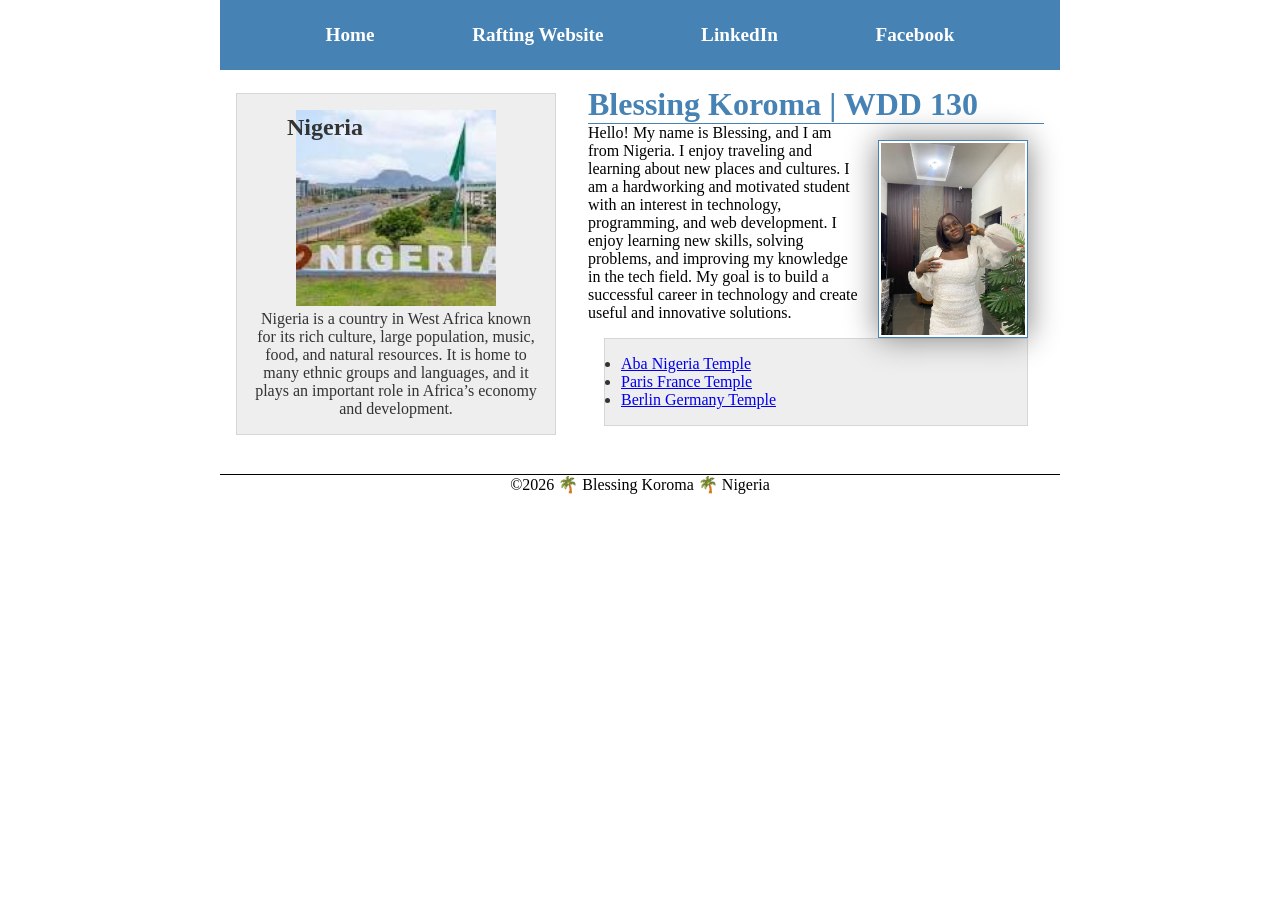
<file: index.html>
<!DOCTYPE html>
<html lang="en">

<head>
    <meta charset="UTF-8">
    <meta name="viewport" content="width=device-width, initial-scale=1.0">

    <title>Blessing Koroma | WDD 130</title>

    <meta name="description"
      content="Blessing Koroma BYU-Idaho WDD130 home page showcasing HTML and CSS skills">
    <meta name="author" content="Blessing Koroma">

    <link rel="stylesheet" href="styles/styles.css">
</head>

<body>

    <header>
        <nav>
            <a href="#">Home</a>
            <a href="wwr/">Rafting Website</a>
            <a href="https://www.linkedin.com/in/blessing-koroma-b50331354"
              target="_blank">LinkedIn</a>
            <a href="https://www.facebook.com/profile.php?id=61588372466674"
              target="_blank">Facebook</a>
        </nav>
    </header>

    <div class="grid">

        <aside class="box">
            <h2>Nigeria</h2>

            <img src="images/nigeria.jpg" alt="Landscape of Nigeria" width="200">

            <p>
                Nigeria is a country in West Africa known for its rich culture, large population,
                music, food, and natural resources. It is home to many ethnic groups and languages,
                and it plays an important role in Africa’s economy and development.
            </p>
        </aside>

        <main>
            <h1>Blessing Koroma | WDD 130</h1>

            <img src="images/profile.jpeg" alt="Portrait of Blessing Koroma" width="200">

            <p>
                Hello! My name is Blessing, and I am from Nigeria. I enjoy traveling and learning
                about new places and cultures. I am a hardworking and motivated student with an
                interest in technology, programming, and web development. I enjoy learning new
                skills, solving problems, and improving my knowledge in the tech field. My goal is
                to build a successful career in technology and create useful and innovative
                solutions.
            </p>

            <ul class="box">
                <li>
                    <a href="https://www.churchofjesuschrist.org/temples/details/aba-nigeria-temple"
                      target="_blank">
                        Aba Nigeria Temple
                    </a>
                </li>

                <li>
                    <a href="https://www.churchofjesuschrist.org/temples/details/paris-france-temple"
                      target="_blank">
                        Paris France Temple
                    </a>
                </li>

                <li>
                    <a href="https://www.churchofjesuschrist.org/temples/details/berlin-germany-temple"
                      target="_blank">
                        Berlin Germany Temple
                    </a>
                </li>
            </ul>

        </main>

    </div>

    <footer>
        <p>&copy;2026 🌴 Blessing Koroma 🌴 Nigeria</p>
    </footer>

</body>

</html>
</file>
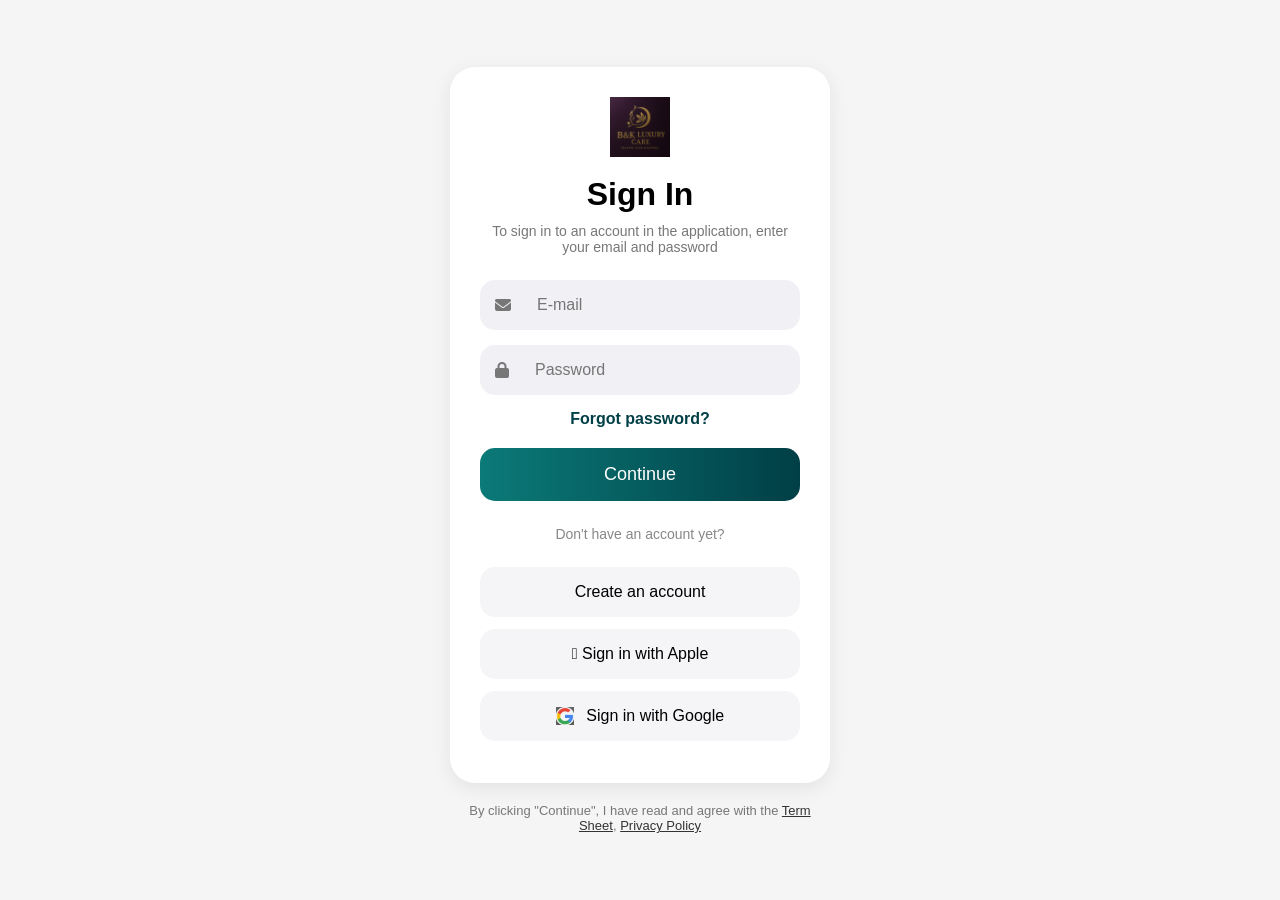
<file: project-auction/index.html>
<!DOCTYPE html>
<html lang="en">

<head>
    <meta charset="UTF-8">
    <meta name="viewport" content="width=device-width, initial-scale=1.0">
    <title>Login Screen</title>
    <link rel="stylesheet" href="styles.css">
    <link rel="stylesheet"
      href="https://cdnjs.cloudflare.com/ajax/libs/font-awesome/6.5.1/css/all.min.css">
</head>

<body>

    <div class="container">

        <div class="login-card">

            <div class="logo">
                <img src="images/logo.png" alt="Logo">
            </div>

            <h1>Sign In</h1>

            <p class="subtitle">
                To sign in to an account in the application,
                enter your email and password
            </p>

            <form>
                <div class="input-box">
                    <i class="fa-solid fa-envelope"></i>
                    <input type="email" placeholder="E-mail">
                </div>

                <div class="input-box">
                    <i class="fa-solid fa-lock"></i>
                    <input type="password" placeholder="Password">
                </div>
                <a href="#" class="forgot">Forgot password?</a>

                <button class="btn-primary">Continue</button>

                <div class="divider">
                    <span>Don't have an account yet?</span>
                </div>

                <button type="button" class="btn-secondary">
                    Create an account
                </button>

                <button type="button" class="social-btn">
                     Sign in with Apple
                </button>

                <button type="button" class="social-btn">
                    <img src="images/google .PNG" alt="Google">
                    Sign in with Google
                </button>

            </form>

        </div>

        <div class="terms">
            By clicking "Continue", I have read and agree
            with the <a href="#">Term Sheet</a>,
            <a href="#">Privacy Policy</a>
        </div>

    </div>

</body>

</html>
</file>
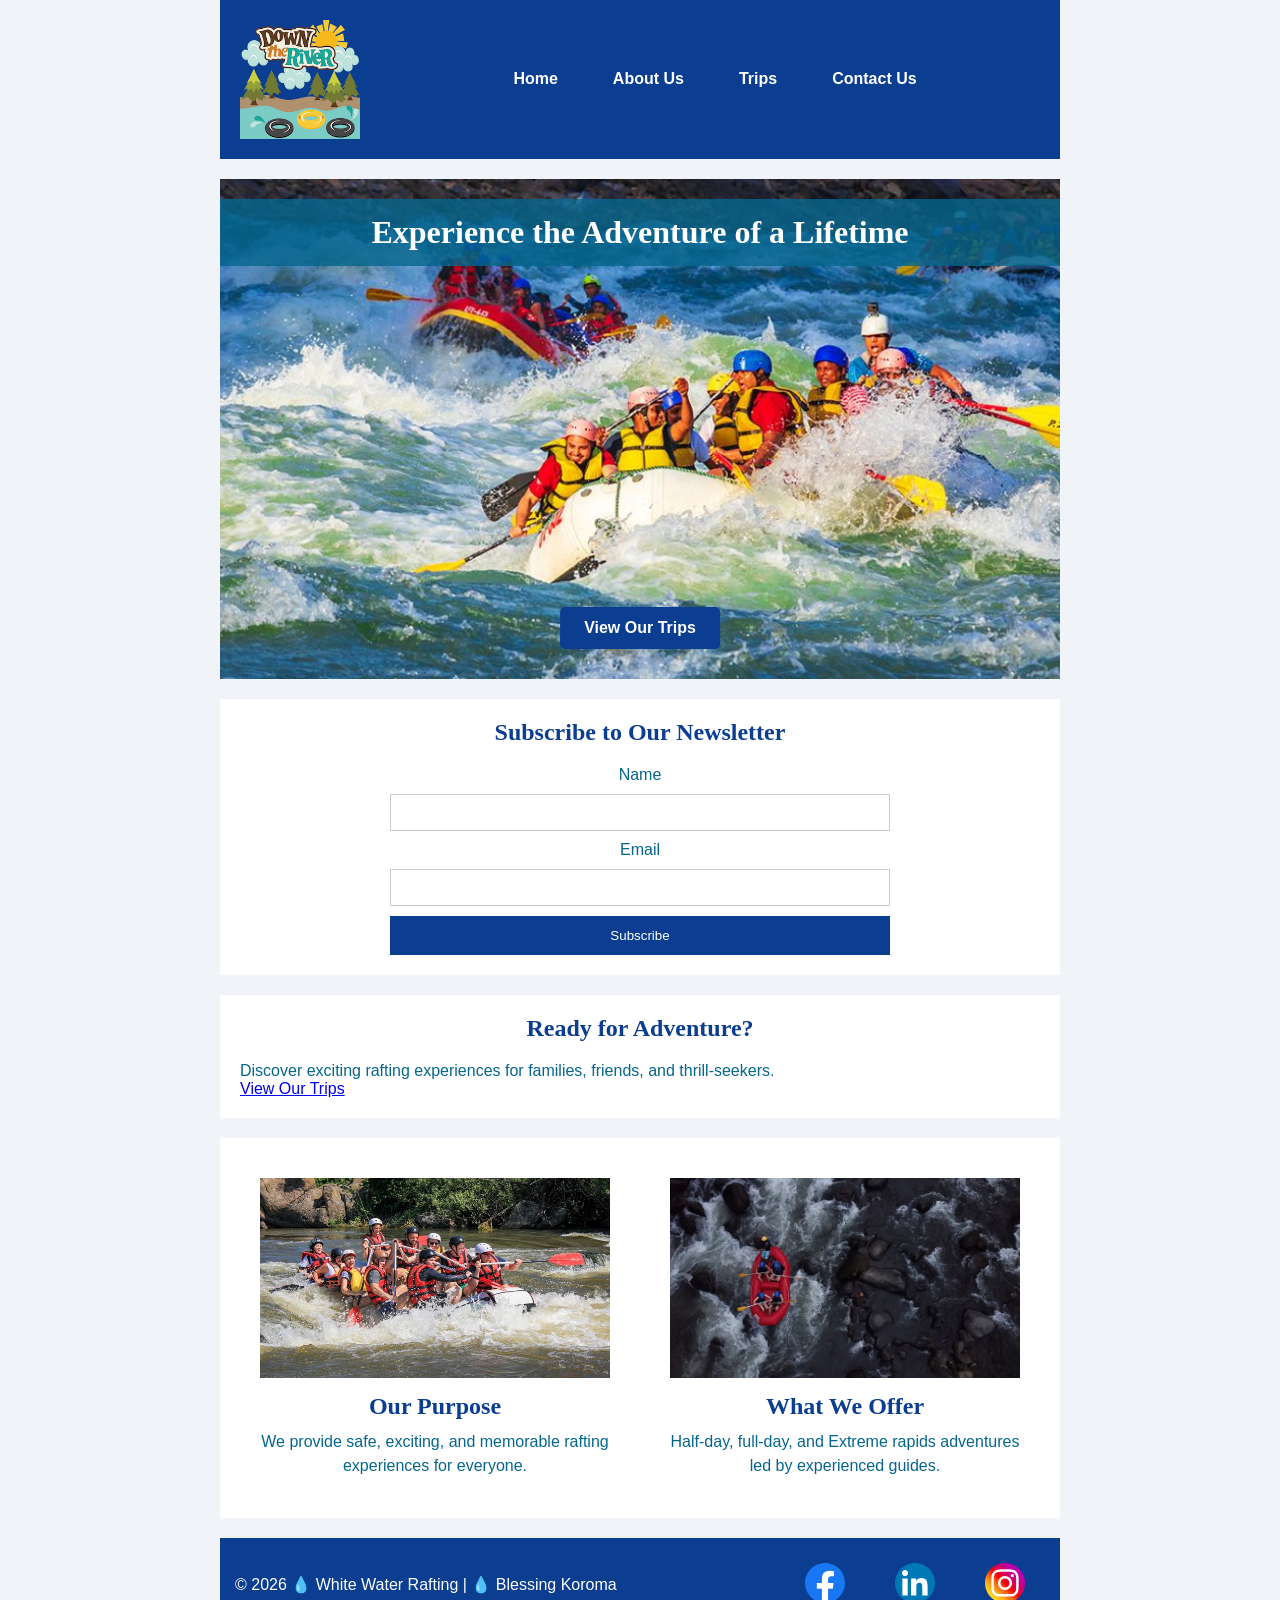
<file: wwr/index.html>
<!DOCTYPE html>
<html lang="en">

<head>
    <meta charset="UTF-8">
    <meta name="viewport" content="width=device-width, initial-scale=1.0">

    <title>White Water Rafting | Home</title>

    <!-- Meta Description -->
    <meta name="description"
      content="Welcome to White Water Rafting, your destination for exciting river adventures, guided rafting trips,
       and unforgettable outdoor experiences for families, friends, and thrill-seekers.">
    <!-- Meta Author -->
    <meta name="author" content="Blessing Koroma">

    <!-- CSS Link -->
    <link rel="stylesheet" href="styles/rafting.css">
</head>

<body>

    <!-- HEADER -->
    <header>

        <!-- LOGO -->
        <img class="logo" src="images/rafting-logo.png" alt="White Water Rafting Logo">

        <!-- NAVIGATION -->
        <nav>
            <ul>
                <li><a href="index.html">Home</a></li>
                <li><a href="about.html">About Us</a></li>
                <li><a href="trips.html">Trips</a></li>
                <li><a href="contact.html">Contact Us</a></li>
            </ul>
        </nav>

    </header>


    <main>

        <div class="home-hero">
            <img src="images/home-hero.jpg" alt="White Water Rafting">

            <h1>Experience the Adventure of a Lifetime</h1>

            <div class="cta">
                <a href="trips.html">View Our Trips</a>
            </div>
        </div>
        <section class="newsletter">

            <h2>Subscribe to Our Newsletter</h2>

            <form>
                <label for="fullname">Name</label>
                <input type="text" id="fullname" name="fullname" required>

                <label for="email">Email</label>
                <input type="email" id="email" name="email" required>

                <button type="submit">Subscribe</button>
            </form>
        </section>

        <section class="cta">
            <h2>Ready for Adventure?</h2>

            <p>
                Discover exciting rafting experiences for families,
                friends, and thrill-seekers.
            </p>

            <a href="trips.html" class="cta-button">View Our Trips</a>
        </section>

        <section class="home-grid">

            <div class="home-card">
                <img src="images/purpose.jpg" alt="Our Purpose">

                <h2>Our Purpose</h2>

                <p>
                    We provide safe, exciting, and memorable rafting
                    experiences for everyone.
                </p>
            </div>

            <div class="home-card">
                <img src="images/offering.jpg" alt="What We Offer">

                <h2>What We Offer</h2>

                <p>
                    Half-day, full-day, and Extreme rapids adventures
                    led by experienced guides.
                </p>
            </div>


        </section>

    </main>

    <!-- FOOTER -->
    <footer>
        <p>&copy; 2026 💧 White Water Rafting | 💧 Blessing Koroma</p>

        <!-- SOCIAL MEDIA -->
        <nav class="socialmedia">

            <a href="https://facebook.com">
                <img src="images/facebook.svg" alt="Facebook Icon">
            </a>

            <a href="https://linkedin.com">
                <img src="images/linkedin.svg" alt="LinkedIn Icon">
            </a>

            <a href="https://instagram.com">
                <img src="images/instagram.svg" alt="Instagram Icon">
            </a>

        </nav>

    </footer>

</body>

</html>
</file>
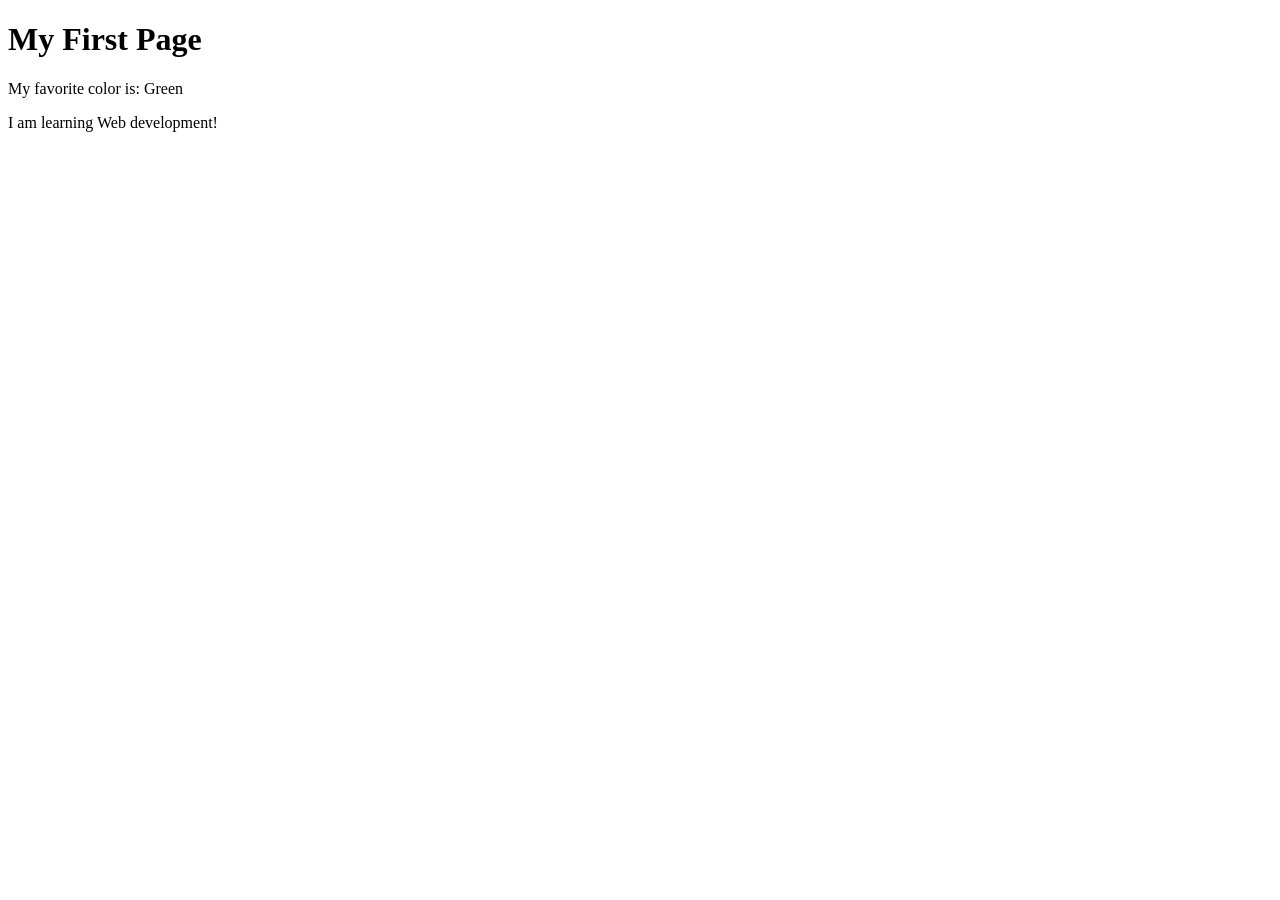
<file: week01/first-page.html>
<!DOCTYPE html>
<html lang="en">

<head>
    <meta charset="UTF-8">
    <meta name="viewport" content="width=device-width, initial-scale=1.0">
    <title>My First Page</title>
</head>

<body>
    <h1>My First Page</h1>
    <p>My favorite color is: Green</p>
    <p>I am learning Web development!</p>
</body>

</html>
</file>
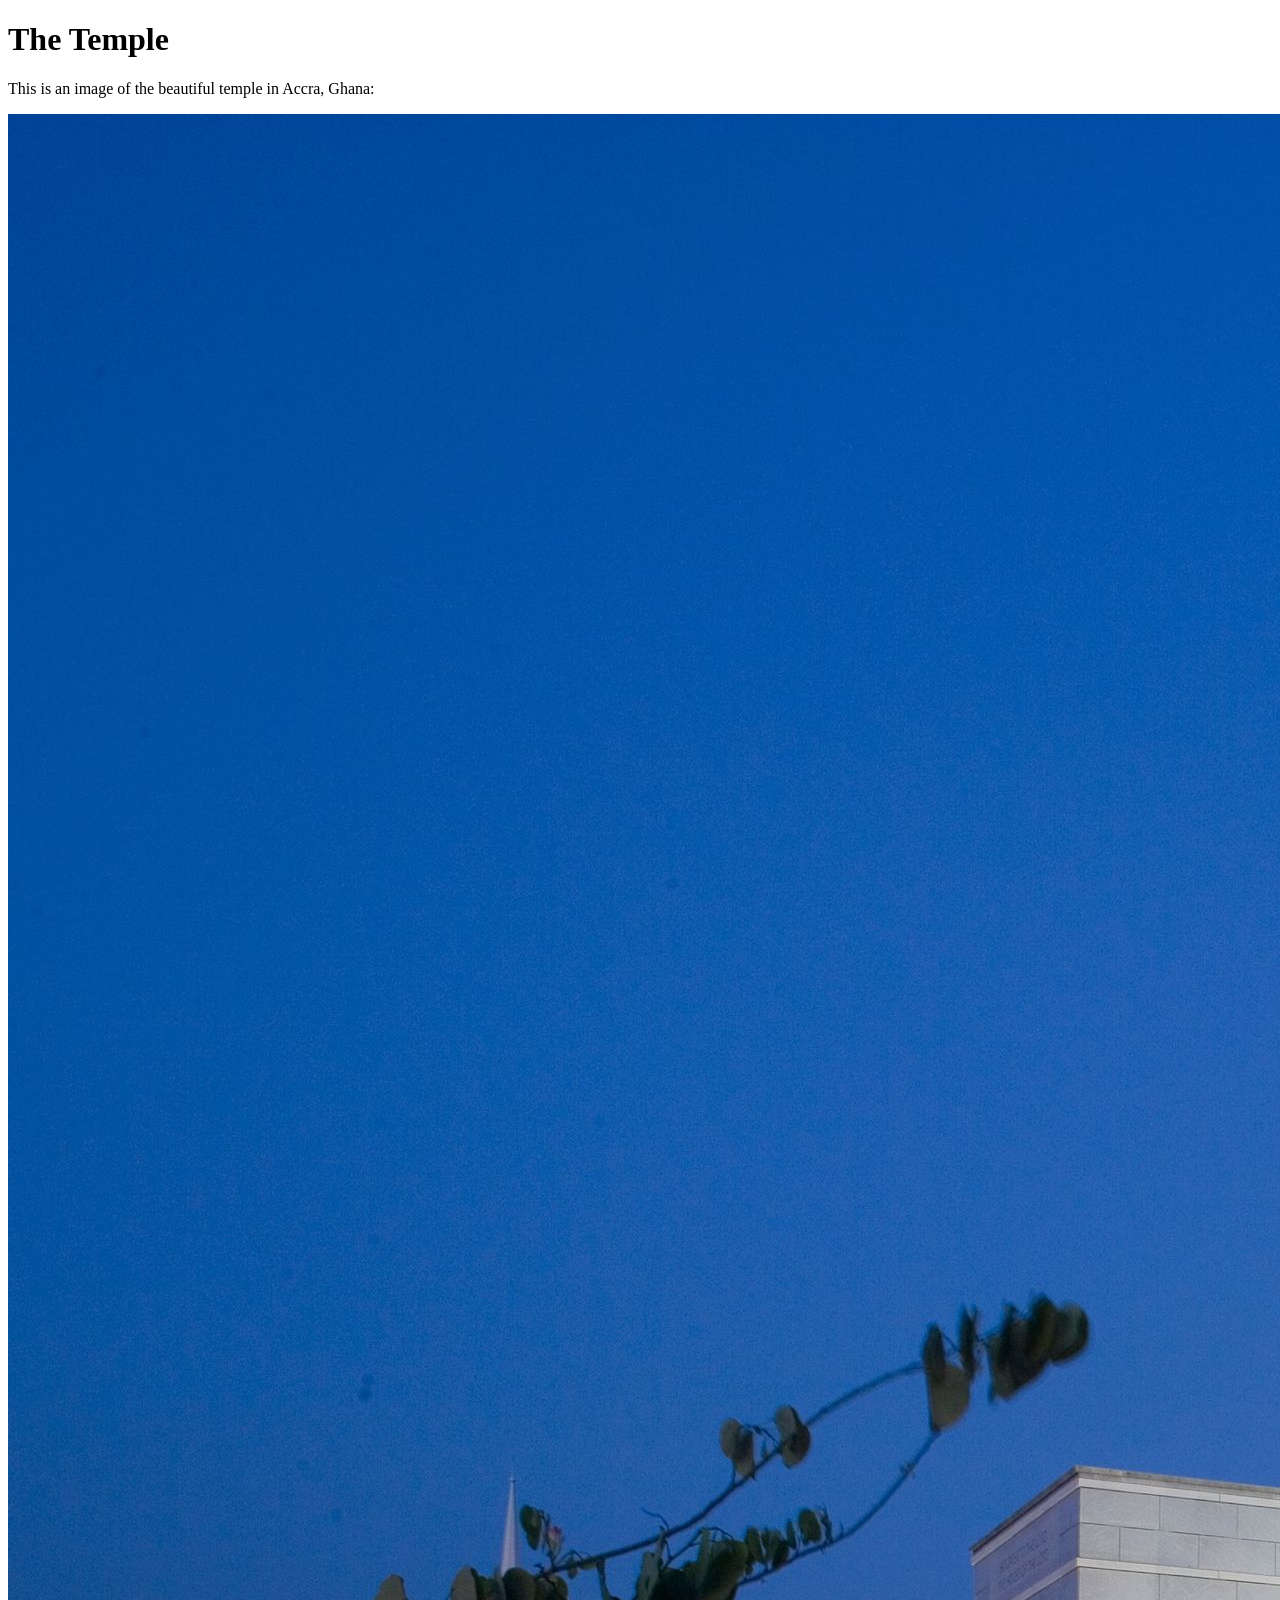
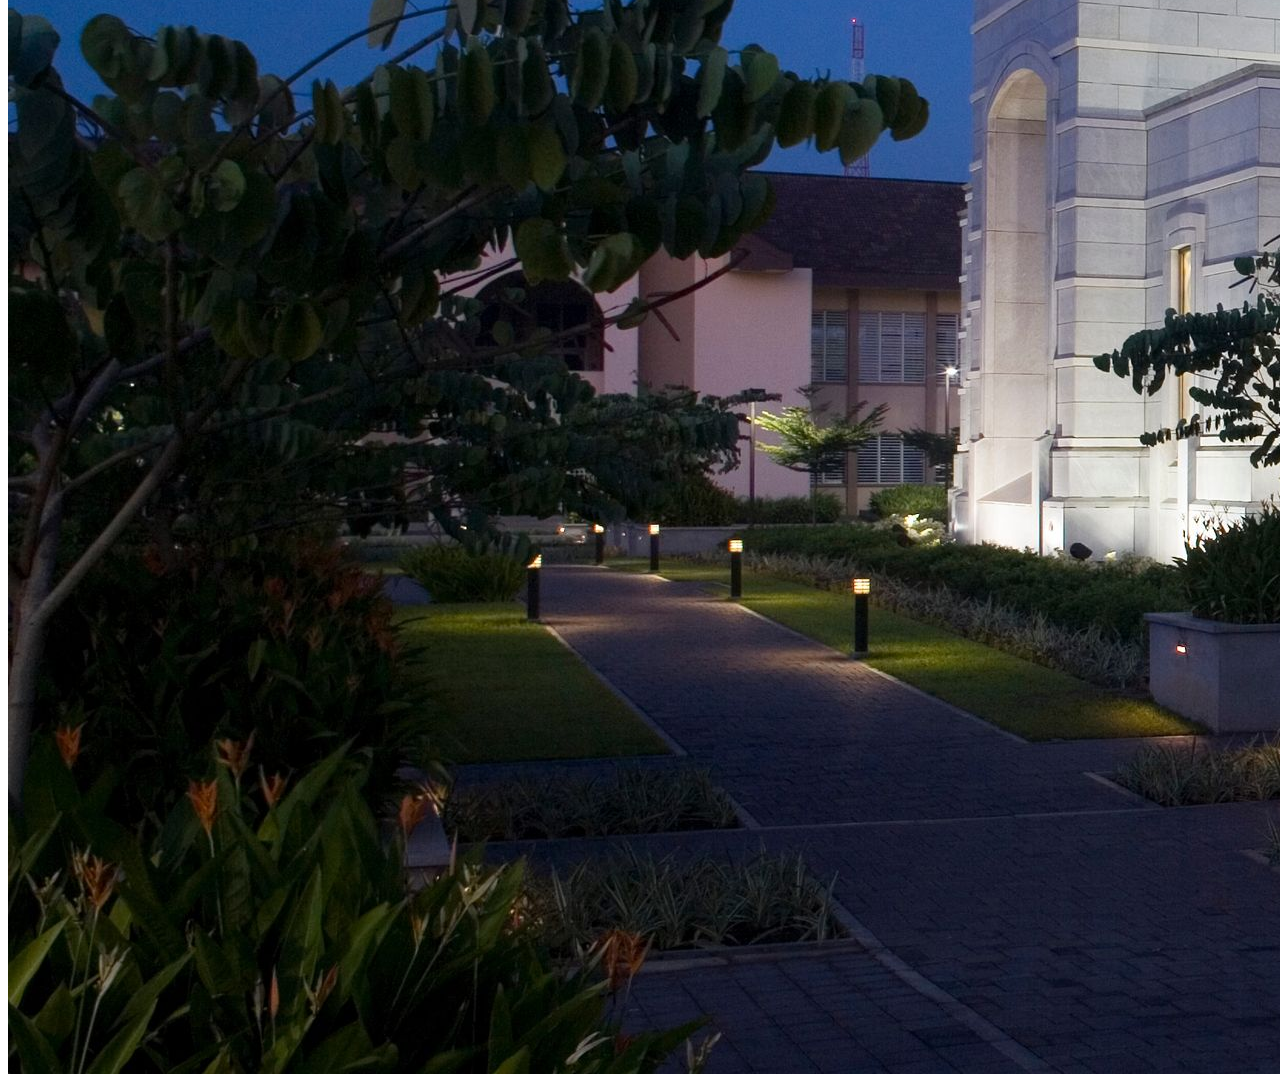
<file: week01/images.html>
<!DOCTYPE html>
<html lang="en">
<head>
    <meta charset="UTF-8">
    <meta name="viewport" content="width=device-width, initial-scale=1.0">
    <title>Temple Image</title>
</head>
<body>
    <h1>The Temple</h1>
    <p>This is an image of the beautiful temple in Accra, Ghana:</p>
    <img src="images/temple-large.jpeg" alt="The Accra Ghana Temple">
    
</body>
</html>
</file>
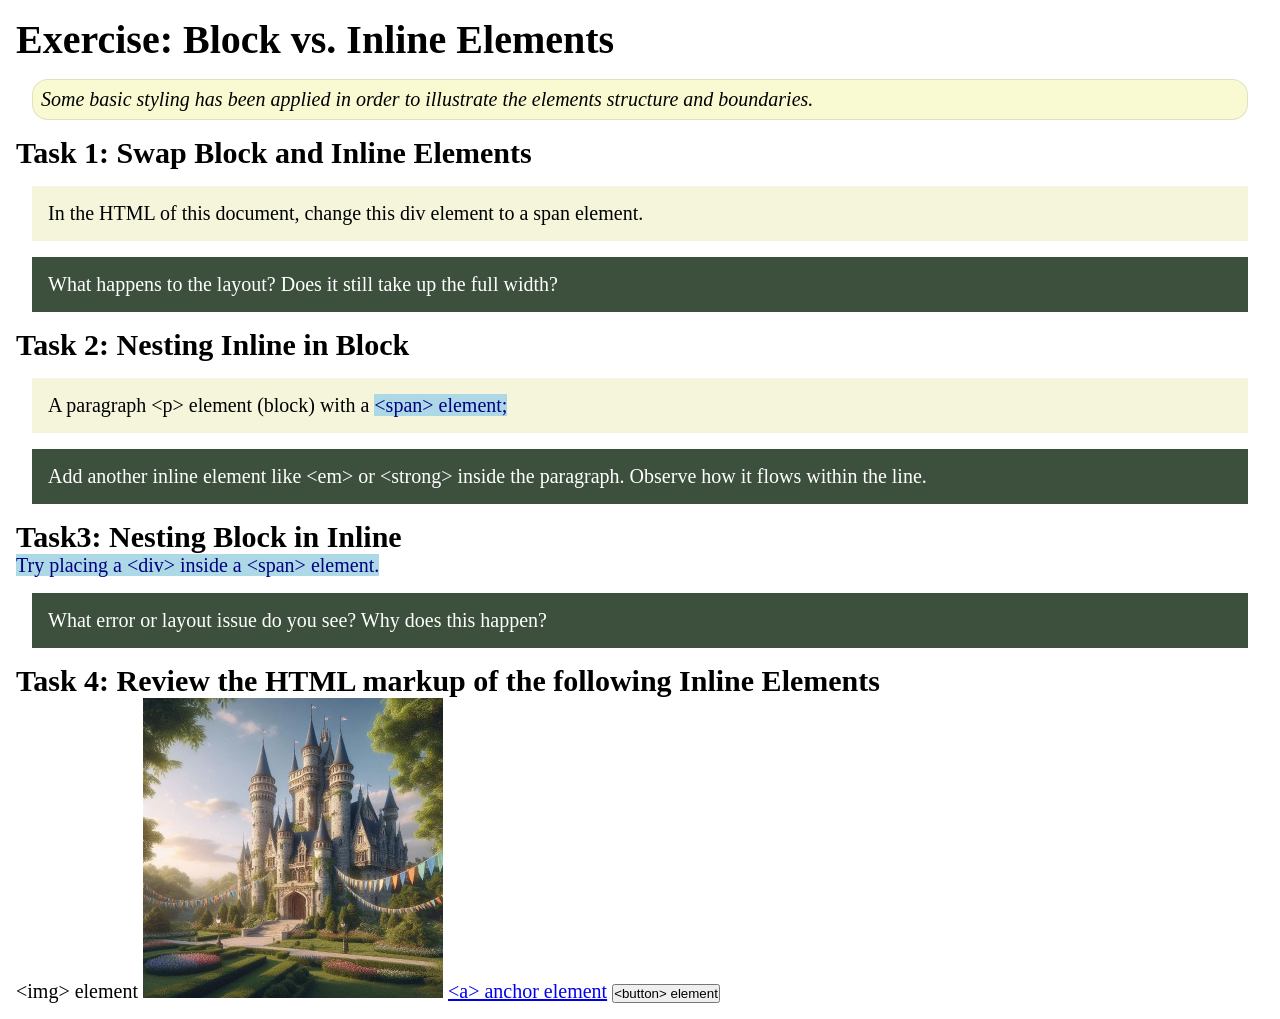
<file: week02/block-vs-inline.html>
<!DOCTYPE html>
<html lang="en">

<head>
    <meta charset="UTF-8">
    <meta name="viewport" content="width=device-width, initial-scale=1.0">
    <title>Exercise: Block vs. Inline Elements</title>
    <link rel="stylesheet" href="styles/block-vs-inline.css">
</head>

<body>
    <main>
        <h1>Exercise: Block vs. Inline Elements</h1>
        <p class="note">Some basic styling has been applied in order to illustrate the elements structure and
            boundaries.</p>

        <h2>Task 1: Swap Block and Inline Elements</h2>
        <div>In the HTML of this document, change this div element to a span element.</div>

        <p class="question">What happens to the layout? Does it still take up the full width?</p>

        <h2>Task 2: Nesting Inline in Block</h2>
        <p>A paragraph &lt;p&gt; element (block) with a <span>&lt;span&gt; element;</span></p>
        <p class="question">Add another inline element like &lt;em&gt; or &lt;strong&gt; inside the paragraph. Observe
            how it flows within the line.</p>

        <h2>Task3: Nesting Block in Inline</h2>
        <span>Try placing a &lt;div&gt; inside a &lt;span&gt; element.</span>
            <p class="question">What error or layout issue do you see? Why does this happen?</p>


            <h2>Task 4: Review the HTML markup of the following Inline Elements</h2>
        &lt;img&gt; element
        <img src="images/castle.webp" alt="placeholder image (images are inline)" width="300" height="300">
        <a href="https://churchofjesuschrist.org">&lt;a&gt; anchor element</a>
        <button type="button">&lt;button&gt; element</button>
    </main>
</body>

</html>
</file>
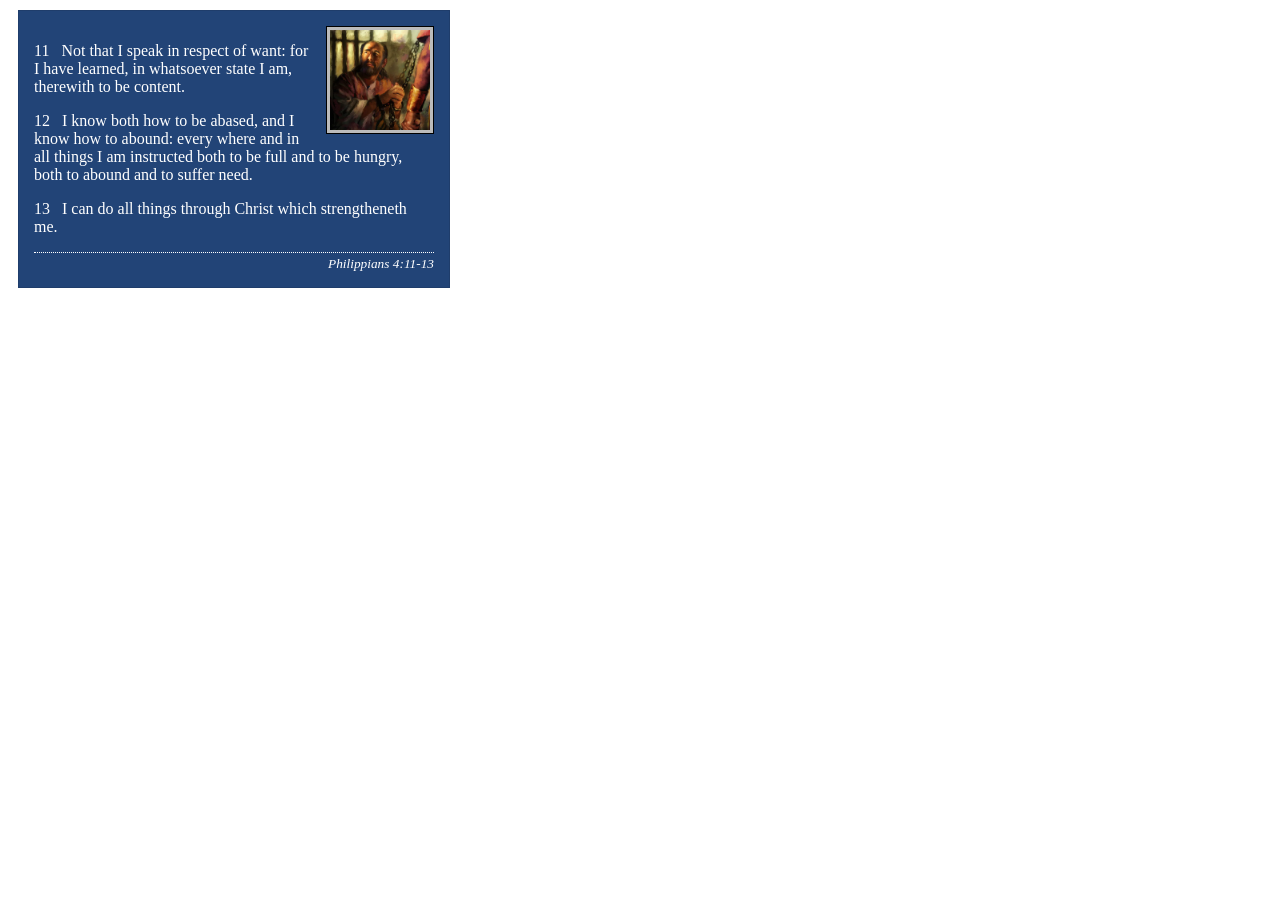
<file: week02/box-model-solution.html>
<!DOCTYPE html>
<html lang="en">
<head>
    <meta charset="UTF-8">
    <meta name="viewport" content="width=device-width, initial-scale=1.0">
    <title>Box Model Activity</title>
    <link rel="stylesheet" href="styles/box-model-solution.css">
</head>
<body>
    <main>
        <div class="callout">
            <img src="images/apostle-paul-imprisoned.webp" alt="Paul the Apostle - Imprisoned in Rome" width="200" height="200">
            <blockquote>
                <p>11 &nbsp; Not that I speak in respect of want: for I have learned, in whatsoever state I am, therewith to be content.</p>
                <p>12 &nbsp; I know both how to be abased, and I know how to abound: every where and in all things I am instructed both to be full and to be hungry, both to abound and to suffer need.</p>
                <p>13 &nbsp; I can do all things through Christ which strengtheneth me.</p>
            </blockquote>
            <cite>Philippians 4:11-13</cite>
        </div>
    </main>
</body>
</html>
</file>
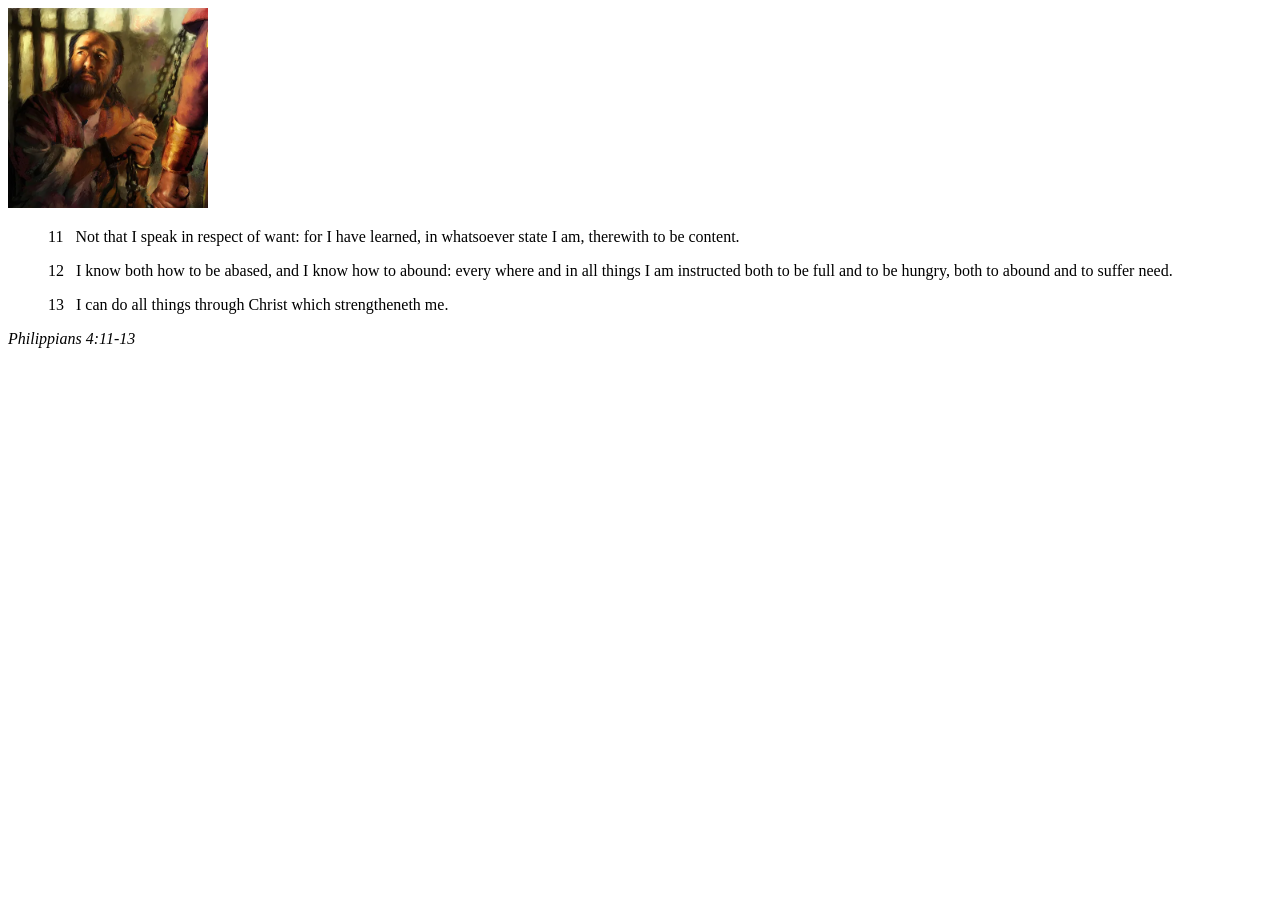
<file: week02/box-model.html>
<!DOCTYPE html>
<html lang="en">
<head>
    <meta charset="UTF-8">
    <meta name="viewport" content="width=device-width, initial-scale=1.0">
    <title>Box Model Activity</title>
</head>
<body>
    <main>
        <div class="callout">
            <img src="images/apostle-paul-imprisoned.webp" alt="Paul the Apostle - Imprisoned in Rome" width="200" height="200">
            <blockquote>
                <p>11 &nbsp; Not that I speak in respect of want: for I have learned, in whatsoever state I am, therewith to be content.</p>
                <p>12 &nbsp; I know both how to be abased, and I know how to abound: every where and in all things I am instructed both to be full and to be hungry, both to abound and to suffer need.</p>
                <p>13 &nbsp; I can do all things through Christ which strengtheneth me.</p>
            </blockquote>
            <cite>Philippians 4:11-13</cite>
        </div>
    </main>
</body>
</html>
</file>
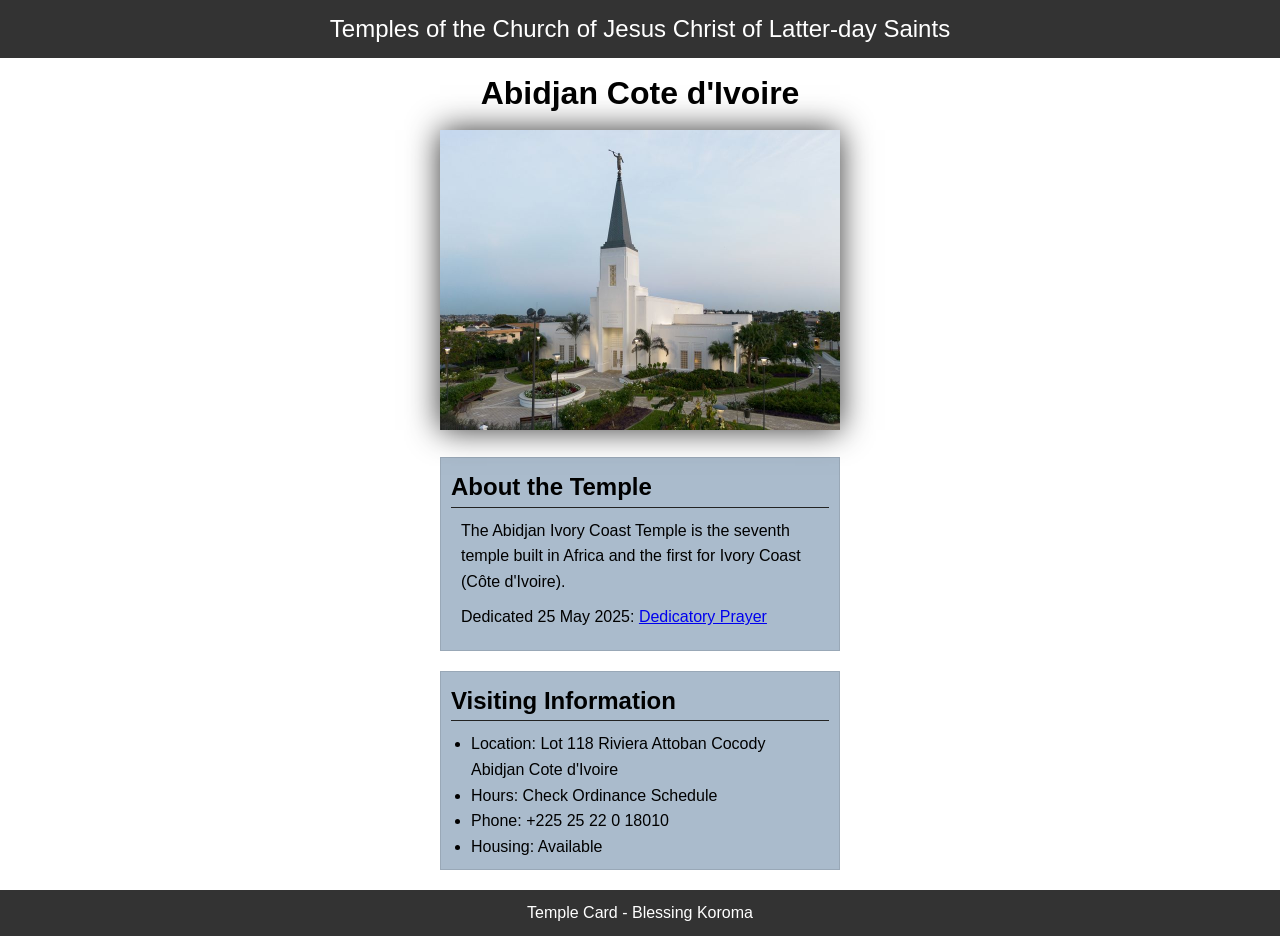
<file: week02/temple.html>
<!DOCTYPE html>
<html lang="en">

<head>
    <meta charset="UTF-8">
    <meta name="viewport" content="width=device-width, initial-scale=1.0">
    <title>Temple Card - Abidjan Cote d'Ivoire</title>
    <link rel="stylesheet" href="styles/temple.css">
</head>

<body>
    <header>
        <p>Temples of the Church of Jesus Christ of Latter-day Saints</p>
    </header>
    <main>
        <h1>Abidjan Cote d'Ivoire</h1>
        <picture>
            <img src="images/abidjan-ivory-coast.jpeg" alt="Abidjan Cote d'Ivoire Temple">
        </picture>
        <section>
            <h2>About the Temple</h2>
            <p>The Abidjan Ivory Coast Temple is the seventh temple built in Africa and the first
                for Ivory Coast (Côte
                d'Ivoire).</p>
            <p>Dedicated 25 May 2025: <a
                  href="https://www.churchofjesuschrist.org/temples/dedicatory-prayer/abidjan-ivory-coast-temple/2025-05-25?lang=eng"
                  target="_blank" rel="noopener noreferrer">Dedicatory Prayer</a></p>
        </section>
        <section>
            <h2>Visiting Information</h2>
            <ul>
                <li>Location: Lot 118 Riviera Attoban Cocody Abidjan Cote d'Ivoire</li>
                <li>Hours: Check Ordinance Schedule</li>
                <li>Phone: +225 25 22 0 18010</li>
                <li>Housing: Available</li>
            </ul>
        </section>
    </main>
    <footer>
        <p>Temple Card - Blessing Koroma</p>
    </footer>
</body>

</html>
</file>
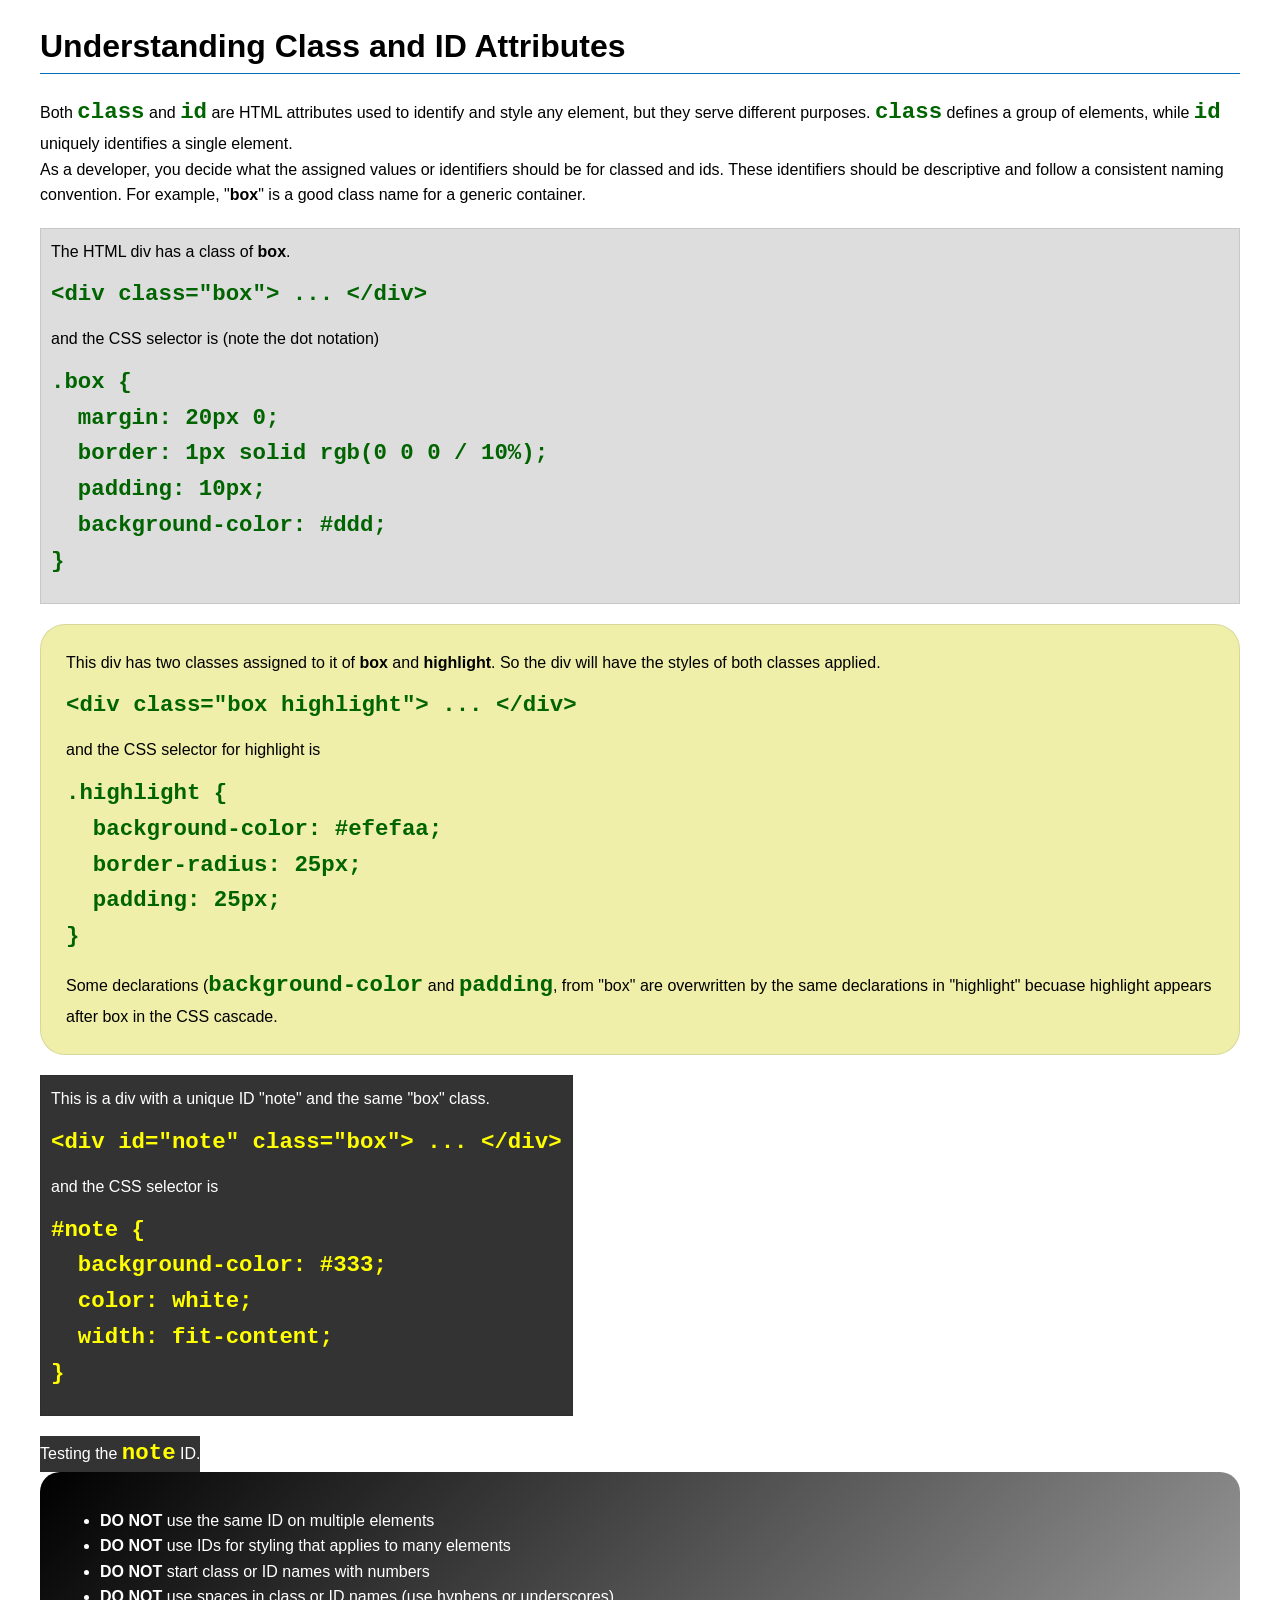
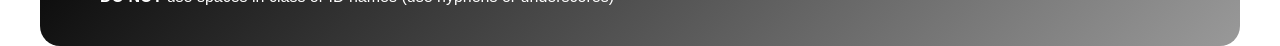
<file: week03/class-and-id.html>
<!DOCTYPE html>
<html lang="en">

<head>
    <meta charset="UTF-8">
    <meta name="viewport" content="width=device-width, initial-scale=1.0">
    <title>Class vs ID Attributes</title>
    <link rel="stylesheet" href="styles/class-and-id.css">
</head>

<body>
    <h1>Understanding Class and ID Attributes</h1>
    <p>Both <code>class</code> and <code>id</code> are HTML attributes used to identify and style any element, but they
        serve different purposes. <code>class</code> defines a group of elements, while <code>id</code> uniquely
        identifies a single element.</p>
    <p>As a developer, you decide what the assigned values or identifiers should be for classed and ids. These
        identifiers should be
        descriptive and follow a consistent naming convention. For example, "<strong>box</strong>" is a good class name
        for a generic container.</p>
    <div class="box">
        <p>The HTML div has a class of <strong>box</strong>.</p>
        <pre><code class="html">&lt;div class="box"&gt; ... &lt;/div&gt;</code></pre>
        and the CSS selector is (note the dot notation)
        <pre><code class="css">.box {
  margin: 20px 0;
  border: 1px solid rgb(0 0 0 / 10%);
  padding: 10px;
  background-color: #ddd; 
}</code></pre>
    </div>

    <div class="box highlight">
        <p>This div has two classes assigned to it of <strong>box</strong> and <strong>highlight</strong>. So the div
            will have the styles of both classes applied.</p>
        <pre><code class="html">&lt;div class="box highlight"&gt; ... &lt;/div&gt;</code></pre>
        and the CSS selector for highlight is
        <pre><code class="css">.highlight {
  background-color: #efefaa;
  border-radius: 25px;
  padding: 25px;
}</code></pre>
<p>Some declarations (<code>background-color</code> and <code>padding</code>, from "box" are overwritten by the same declarations in "highlight" becuase highlight appears after box in the CSS cascade.</p>
    </div>

    <div id="note" class="box">
        <p>This is a div with a unique ID "note" and the same "box" class.</p>
        <pre><code class="html">&lt;div id="note" class="box"&gt; ... &lt;/div&gt;</code></pre>
        and the CSS selector is
        <pre><code class="css">#note {
  background-color: #333;
  color: white;
  width: fit-content;
}</code></pre>
    </div>

    <div id="note">
        <p>Testing the <code>note</code> ID.</p>
    </div>

    <section id="best-practice">
        <ul>
            <li><strong>DO NOT</strong> use the same ID on multiple elements</li>
            <li><strong>DO NOT</strong> use IDs for styling that applies to many elements</li>
            <li><strong>DO NOT</strong> start class or ID names with numbers</li>
            <li><strong>DO NOT</strong> use spaces in class or ID names (use hyphens or underscores)</li>
        </ul>
    </section>




</body>

</html>
</file>
<file: styles/styles.css>
* {
    margin: 0;
    padding: 0;
    box-sizing: border-box;
}

/* Navigation */

nav {
    background-color: steelblue;
    padding: 1rem;
    display: flex;
    justify-content: space-evenly;
    align-items: center;
}

nav a {
    display: block;
    padding: 0.5rem;
    text-decoration: none;
    font-size: 1.2rem;
    font-weight: 700;
    color: white;
}

/* Layout */

header,
.grid,
footer {
    max-width: 840px;
    margin: 0 auto;
}

.grid {
    display: grid;
    grid-template-columns: 1fr 3fr;
    align-items: center;
}

/* Main Content */

main {
    grid-column: 2/3;
    margin: 1rem;
}

h1 {
    color: steelblue;
    border-bottom: 1px solid steelblue;
}

main img {
    width: 150px;
    height: auto;
    border: 1px solid steelblue;
    padding: 2px;
    box-shadow: 0 0 30px gray;
    float: right;
    margin: 1rem;
}

p {
    padding: 0;
}

/* Aside */

aside {
    width: 20rem;
    position: relative;
    grid-column: 1/2;
    grid-row: 1/2;
    text-align: center;
}

aside img {
    width: 200px;
    height: auto;
}

aside h2 {
    position: absolute;
    top: 20px;
    left: 50px;
}

/* Footer */

footer {
    margin-top: 1rem;
    border-top: 1px solid #000;
    text-align: center;
}

/* Class Selectors */

.box {
    margin: 1rem;
    border: 1px solid rgb(0 0 0 / 10%);
    padding: 1rem;
    background-color: #eee;
    color: #333;
}
</file>
<file: project-auction/styles.css>
* {
    margin: 0;
    padding: 0;
    box-sizing: border-box;
    font-family: Arial, sans-serif;
}

body {
    background: #f5f5f5;
    display: flex;
    justify-content: center;
    align-items: center;
    min-height: 100vh;
}

.container {
    width: 100%;
    max-width: 420px;
    padding: 20px;
}

.login-card {
    background: #fff;
    border-radius: 25px;
    padding: 30px;
    text-align: center;
    box-shadow: 0 5px 20px rgba(0, 0, 0, .08);
}

.logo img {
    width: 60px;
    margin-bottom: 15px;
}

h1 {
    margin-bottom: 10px;
}

.subtitle {
    color: #777;
    font-size: 14px;
    margin-bottom: 25px;
}

input {
    width: 100%;
    padding: 16px;
    border: none;
    border-radius: 15px;
    background: #f1f1f5;
    margin-bottom: 15px;
    font-size: 16px;
}

.forgot {
    display: block;
    text-align: center;
    margin-bottom: 20px;
    color: #003f46;
    text-decoration: none;
    font-weight: 600;
}

.btn-primary {
    width: 100%;
    padding: 16px;
    border: none;
    border-radius: 15px;
    background: linear-gradient(to right, #0b7a78, #003f46);
    color: white;
    font-size: 18px;
    cursor: pointer;
}

.divider {
    margin: 25px 0;
    color: #888;
    font-size: 14px;
}

.btn-secondary,
.social-btn {
    width: 100%;
    padding: 16px;
    margin-bottom: 12px;
    border: none;
    border-radius: 15px;
    background: #f5f5f7;
    cursor: pointer;
    font-size: 16px;
}

.social-btn img {
    width: 18px;
    vertical-align: middle;
    margin-right: 8px;
}

.terms {
    text-align: center;
    margin-top: 20px;
    font-size: 13px;
    color: #777;
}

.terms a {
    color: #333;
}

.input-box {
    display: flex;
    align-items: center;
    background: #f1f1f5;
    border-radius: 15px;
    padding: 0 15px;
    margin-bottom: 15px;
}

.input-box i {
    color: #777;
    font-size: 16px;
    margin-right: 10px;
}

.input-box input {
    background: transparent;
    border: none;
    margin-bottom: 0;
    outline: none;
    width: 100%;
}
</file>
<file: wwr/styles/rafting.css>
/* =========================
   ROOT VARIABLES
========================= */
:root {
    --primary-color: #0b3d91;
    --secondary-color: #00a896;
    --accent1-color: #05668d;
    --accent2-color: #f0f4f8;
    --heading-font: "Georgia", "Times New Roman", serif;
    --body-font: Arial, Helvetica, sans-serif;
}

/* =========================
   RESET
========================= */
* {
    margin: 0;
    padding: 0;
    box-sizing: border-box;
}

/* =========================
   BODY
========================= */
body {
    font-family: var(--body-font);
    color: var(--accent1-color);
    background-color: var(--accent2-color);
}

/* =========================
   PAGE WIDTH
========================= */
header,
main,
footer {
    width: 840px;
    margin: 0 auto;
}

/* =========================
   HEADER (GRID)
========================= */
header {
    background-color: var(--primary-color);
    padding: 20px;
    display: grid;
    grid-template-columns: 150px 1fr;
    align-items: center;
}

/* LOGO */
.logo {
    width: 120px;
    height: auto;
}

/* =========================
   NAV (FLEX)
========================= */
nav ul {
    list-style: none;
    display: flex;
    justify-content: center;
    gap: 15px;
    margin: 0;
    padding: 0;
}

nav a {
    color: white;
    text-decoration: none;
    font-weight: bold;
    padding: 10px 20px;
}

nav a:hover {
    color: var(--secondary-color);
}

/* =========================
   HEADINGS
========================= */
h1,
h2 {
    font-family: var(--heading-font);
    color: var(--primary-color);
}

/* =========================
   HERO SECTION
========================= */
.hero {
    position: relative;
    margin-top: 20px;
}

.hero img {
    width: 100%;
    display: block;
}

.hero h1 {
    position: absolute;
    top: 20px;
    width: 100%;
    text-align: center;
    color: white;
    background-color: rgba(5, 102, 141, 0.8);
    padding: 15px;
}

.hero article {
    position: absolute;
    bottom: 30px;
    left: 30px;
    right: 30px;
    max-width: 90%;
    background-color: rgba(5, 102, 141, 0.9);
    color: white;
    padding: 20px;
}

.hero article img {
    float: right;
    width: 125px;
    margin-left: 15px;
    border: 2px solid white;
}

/* =========================
   SECTIONS
========================= */
section {
    margin-top: 20px;
    padding: 20px;
    background-color: white;
}

section h2 {
    text-align: center;
    margin-bottom: 20px;
}

/* =========================
   HISTORY SECTION 
========================= */
.history {
    display: grid;
    grid-template-columns: 1fr 250px 1fr;
    gap: 20px;
    align-items: start;
}

.history-left,
.history-right {
    text-align: left;
    line-height: 1.6;
}

.history-center {
    text-align: center;
}

.history-center h2 {
    margin-bottom: 10px;
}

.history-center img {
    width: 100%;
    max-width: 220px;
    display: block;
    margin: 0 auto;
}

/* =========================
   ADVENTURES SECTION (FIXED FOR RUBRIC)
========================= */
.adventure-gallery {
    display: grid;
    grid-template-columns: repeat(5, 1fr);
    gap: 10px;
    text-align: center;
    align-items: start;
}

.adventure-gallery figure {
    margin: 0;
}

.adventure-gallery img {
    width: 100%;
    height: 120px;
    object-fit: cover;
    display: block;
}

.adventure-gallery figcaption {
    margin-top: 8px;
    font-size: 0.9rem;
    font-weight: bold;
}

/* =========================
   FOOTER 
========================= */
footer {
    margin-top: 20px;
    padding: 15px;
    background-color: var(--primary-color);
    color: white;

    display: flex;
    justify-content: space-between;
    align-items: center;
}

footer p {
    margin: 0;
}

/* =========================
   SOCIAL MEDIA 
========================= */
.socialmedia {
    display: flex;
    justify-content: flex-end;
    align-items: center;
    gap: 10px;
}

.socialmedia img {
    width: 40px;
    height: auto;
}

/* ========================= 
CONTACT INFO 
========================= */
.contact-info {
    text-align: center;
    background-color: white;
    padding: 20px;
    margin-bottom: 20px;
}

.contact-info h1 {
    color: var(--primary-color);
    margin-bottom: 10px;
}

.contact-info p {
    margin: 5px 0;
    color: var(--accent1-color);
}

/* =========================
   MAP + FORM LAYOUT
========================= */
.contact-layout {
    display: grid;
    grid-template-columns: 1fr 1fr;
    gap: 30px;
    align-items: stretch;
    min-height: 520px;
    /* controls wireframe height */
}

/* MAP */
.map-container iframe {
    width: 100%;
    height: 100%;
    border: 0;
    display: block;
}

/* =========================
   FORM BOX
========================= */
.contact-form {
    background-color: white;
    padding: 20px;
    border-radius: 5px;
    height: 100%;
    overflow: auto;

}

.contact-form h2 {
    text-align: center;
    margin-bottom: 20px;
    color: var(--primary-color);
}

/* =========================
   FORM MAIN STRUCTURE
========================= */
.contact-form form {
    display: flex;
    flex-direction: column;
    gap: 18px;
}

/* =========================
   DEFAULT FORM ROW (GRID)
   Used ONLY for name + email
========================= */
.form-row {
    display: grid;
    grid-template-columns: 160px 1fr;
    gap: 15px;
    align-items: center;
}

.form-row label {
    font-weight: bold;
    color: var(--accent1-color);
}

.form-row input[type="text"],
.form-row input[type="email"] {
    width: 100%;
    padding: 10px;
    border: 1px solid #ccc;
    border-radius: 4px;
}

/* =========================
   Form-row
========================= */
.purpose-row .form-row {
    display: block;
}

.radio-group {
    margin-top: 8px;
    display: flex;
    flex-direction: column;
    gap: 10px;
}

.radio-group label {
    display: flex;
    align-items: center;
    gap: 8px;
    font-weight: normal;
    color: var(--accent1-color);
}

/* =========================
   MESSAGE FIELD 
========================= */
.message-row {
    display: flex;
    flex-direction: column;
    gap: 8px;
    align-items: flex-start;
}

.message-row label {
    font-weight: bold;
    color: var(--accent1-color);
}

.message-row textarea {
    width: 100%;
    padding: 6px;
    border: 1px solid #ccc;
    border-radius: 4px;

    height: 70px;
    min-height: 70px;
    max-height: 70px;

    resize: none;
    /* prevents user expansion */
    font-family: var(--body-font);
}

/* =========================
   CHECKBOX
========================= */
.checkbox-group {
    display: flex;
    align-items: center;
    gap: 10px;
    color: var(--accent1-color);
}

/* =========================
   BUTTON
========================= */
.contact-form button {
    width: 100%;
    padding: 12px;
    background-color: var(--primary-color);
    color: white;
    border: none;
    cursor: pointer;
    font-weight: bold;
    border-radius: 4px;
}

.contact-form button:hover {
    background-color: var(--secondary-color);
}

/* =========================
   EMPLOYEES SECTION
========================= */
.employees {
    text-align: center;
    background-color: white;
    padding: 20px;
}

.employee-gallery {
    display: grid;
    grid-template-columns: repeat(3, 1fr);
    gap: 20px;
    margin-top: 20px;
}

.employee-gallery figure {
    margin: 0;
}

.employee-gallery img {
    width: 100%;
    height: 150px;
    object-fit: cover;
    background: #eee;
    border-radius: 8px;
}

.employee-gallery figcaption {
    margin-top: 8px;
    font-weight: bold;
    color: var(--accent1-color);
}

/* =========================
   HOME PAGE HERO
========================= */

.home-hero {
    position: relative;
    margin-top: 20px;
}

.home-hero img {
    width: 100%;
    height: 500px;
    object-fit: cover;
    display: block;
}

.home-hero h1 {
    position: absolute;
    top: 20px;
    left: 0;
    width: 100%;
    text-align: center;
    color: white;
    background-color: rgba(5, 102, 141, 0.8);
    padding: 15px;
}

/* CTA BUTTON ON IMAGE */
.home-hero .cta {
    position: absolute;
    bottom: 30px;
    left: 50%;
    transform: translateX(-50%);
}

.home-hero .cta a {
    display: inline-block;
    padding: 12px 24px;
    background-color: var(--primary-color);
    color: white;
    text-decoration: none;
    font-weight: bold;
    border-radius: 5px;
}

.home-hero .cta a:hover {
    background-color: var(--secondary-color);
}

/* =========================
   NEWSLETTER
========================= */

.newsletter {
    background-color: white;
    padding: 20px;
    text-align: center;
}

.newsletter form {
    display: grid;
    gap: 10px;
    max-width: 500px;
    margin: 0 auto;
}

.newsletter input {
    padding: 10px;
    border: 1px solid #ccc;
}

.newsletter button {
    background-color: var(--primary-color);
    color: white;
    border: none;
    padding: 12px;
    cursor: pointer;
}

/* =========================
   HOME GRID CONTENT
========================= */

.home-grid {
    display: grid;
    grid-template-columns: 1fr 1fr;
    gap: 20px;
}

.home-card {
    background-color: white;
    padding: 20px;
    text-align: center;
}

.home-card img {
    width: 100%;
    height: 200px;
    object-fit: cover;
    display: block;
    margin-bottom: 15px;
}

.home-card h2 {
    color: var(--primary-color);
    margin-bottom: 10px;
}

.home-card p {
    color: var(--accent1-color);
    line-height: 1.5;
}

/* =========================
   TRIPS PAGE CTA
========================= */

.trip-cta {
    text-align: center;
    background-color: white;
}

.trip-cta a {
    display: inline-block;
    margin-top: 10px;
    padding: 12px 25px;
    background-color: var(--primary-color);
    color: white;
    text-decoration: none;
    border-radius: 5px;
}

.trip-cta a:hover {
    background-color: var(--secondary-color);
}

/* =========================
   TRIP CARDS
========================= */

.trip-grid {
    display: grid;
    grid-template-columns: repeat(3, 1fr);
    gap: 20px;
    align-items: start;
}

.trip-card {
    background-color: white;
    padding: 15px;
    text-align: center;
}

.trip-card img {
    width: 100%;
    height: 180px;
    object-fit: cover;
    display: block;
    margin-bottom: 10px;
}

.trip-card h3 {
    color: var(--primary-color);
    margin-bottom: 10px;
}

.trip-card p {
    color: var(--accent1-color);
    line-height: 1.5;
}

/* =========================
   TRIPS TABLE
========================= */

.trip-table {
    background-color: white;
}

.trip-table table {
    width: 100%;
    border-collapse: collapse;
}

.trip-table th,
.trip-table td {
    border: 1px solid #ccc;
    padding: 10px;
    text-align: center;
}

.trip-table th {
    background-color: var(--primary-color);
    color: white;
}

/* =========================
   RESPONSIVE
========================= */

@media (max-width: 850px) {

    .home-grid,
    .trip-grid,
    .contact-layout,
    .employee-gallery {
        grid-template-columns: 1fr;
    }

    header,
    main,
    footer {
        width: 100%;
        padding: 10px;
    }

    nav ul {
        flex-direction: column;
    }

    .home-hero img {
        height: 350px;
    }
}
</file>
<file: week02/styles/block-vs-inline.css>
* {
    margin: 0;
    padding: 0;
}

body {
    font-size: 20px;
    margin: 1rem;
}

p,
div {
    background-color: beige;
    margin: 1rem;
    padding: 1rem;
}

span {
    color: navy;
    background-color: lightblue;
}

code {
    margin: 0;
    padding: 0;
    color: green;
    font-size: 1.2rem;
}

.note {
    font-style: italic;
    background-color: lightgoldenrodyellow;
    border-radius: 1rem;
    border: 1px solid rgb(0 0 0 / 10%);
    margin: 1rem;
    padding: .5rem;
}

.question {
    background-color: #3d503d;
    color: #fff;
}
</file>
<file: week02/styles/box-model-solution.css>
.callout {
    max-width: 400px;
    margin: 10px;
    border: 1px solid rgba(0, 0, 0, .1);
    padding: 15px;
    background-color: #247;
    color: #fff;
}

.callout img {
    float: right;
    margin: 0 0 10px 15px;
    border: 1px solid #000;
    padding: 3px;
    background-color: #bbb;
    width: 100px;
    height: auto;

}

blockquote {
    margin: 0;
}

cite {
    display: block;
    border-top: 1px dotted #fff;
    padding-top: 3px;
    text-align: right;
    font-size: smaller;
}
</file>
<file: week02/styles/temple.css>
* {
    margin: 0;
    padding: 0;
}

body {
    font-family: arial, sans-serif;
    line-height: 1.6;
}

header,
footer {
    background-color: #333;
    color: #fff;
    padding: 10px;
    text-align: center;
    font-size: 1.5rem;
}

main {
    width: 400px;
    margin: 0 auto;
}

h1 {
    margin: 10px;
    text-align: center;
}

h2 {
    border-bottom: 1px solid #222;
}

img {
    width: 100%;
    height: auto;
    box-shadow: 0 0 30px #333;
}

section {
    margin: 20px 0;
    border: 1px solid rgb(0 0 0 / 10%);
    padding: 10px;
    background-color: #abc;
    font-size: 1rem;
}

section p {
    margin: 10px;
}

ul {
    margin: 10px 20px 0;
}

footer {
    font-size: 1rem;
}
</file>
<file: week03/styles/class-and-id.css>
body {
    font-family: Arial, sans-serif;
    line-height: 1.6;
    margin: 0;
    padding: 0 40px;
}

h1 {
    border-bottom: 1px solid rgb(0 110 182);
    padding-bottom: 0;
}



p {
    margin: 0;
}

code {
    color: darkgreen;
    font-weight: 700;
    font-size: 1.4rem;
}

/* Class examples - can be reused */

.box {
    margin: 20px 0;
    border: 1px solid rgb(0 0 0 / 10%);
    padding: 10px;
    background-color: #ddd; /* this is shorthand for #dddddd */
}

.highlight {
    background-color: #efefaa;
    border-radius: 25px;
    padding: 25px;
}

/* ID examples - should be unique */

#note {
    background-color: #333;
    color: white;
    width: fit-content;
}

#note code {
    color: yellow;
}

#best-practice {
    background: linear-gradient(135deg, #000 0%, #999 100%);
    color: white;
    border-radius: 20px;
    padding: 20px
}
</file>
